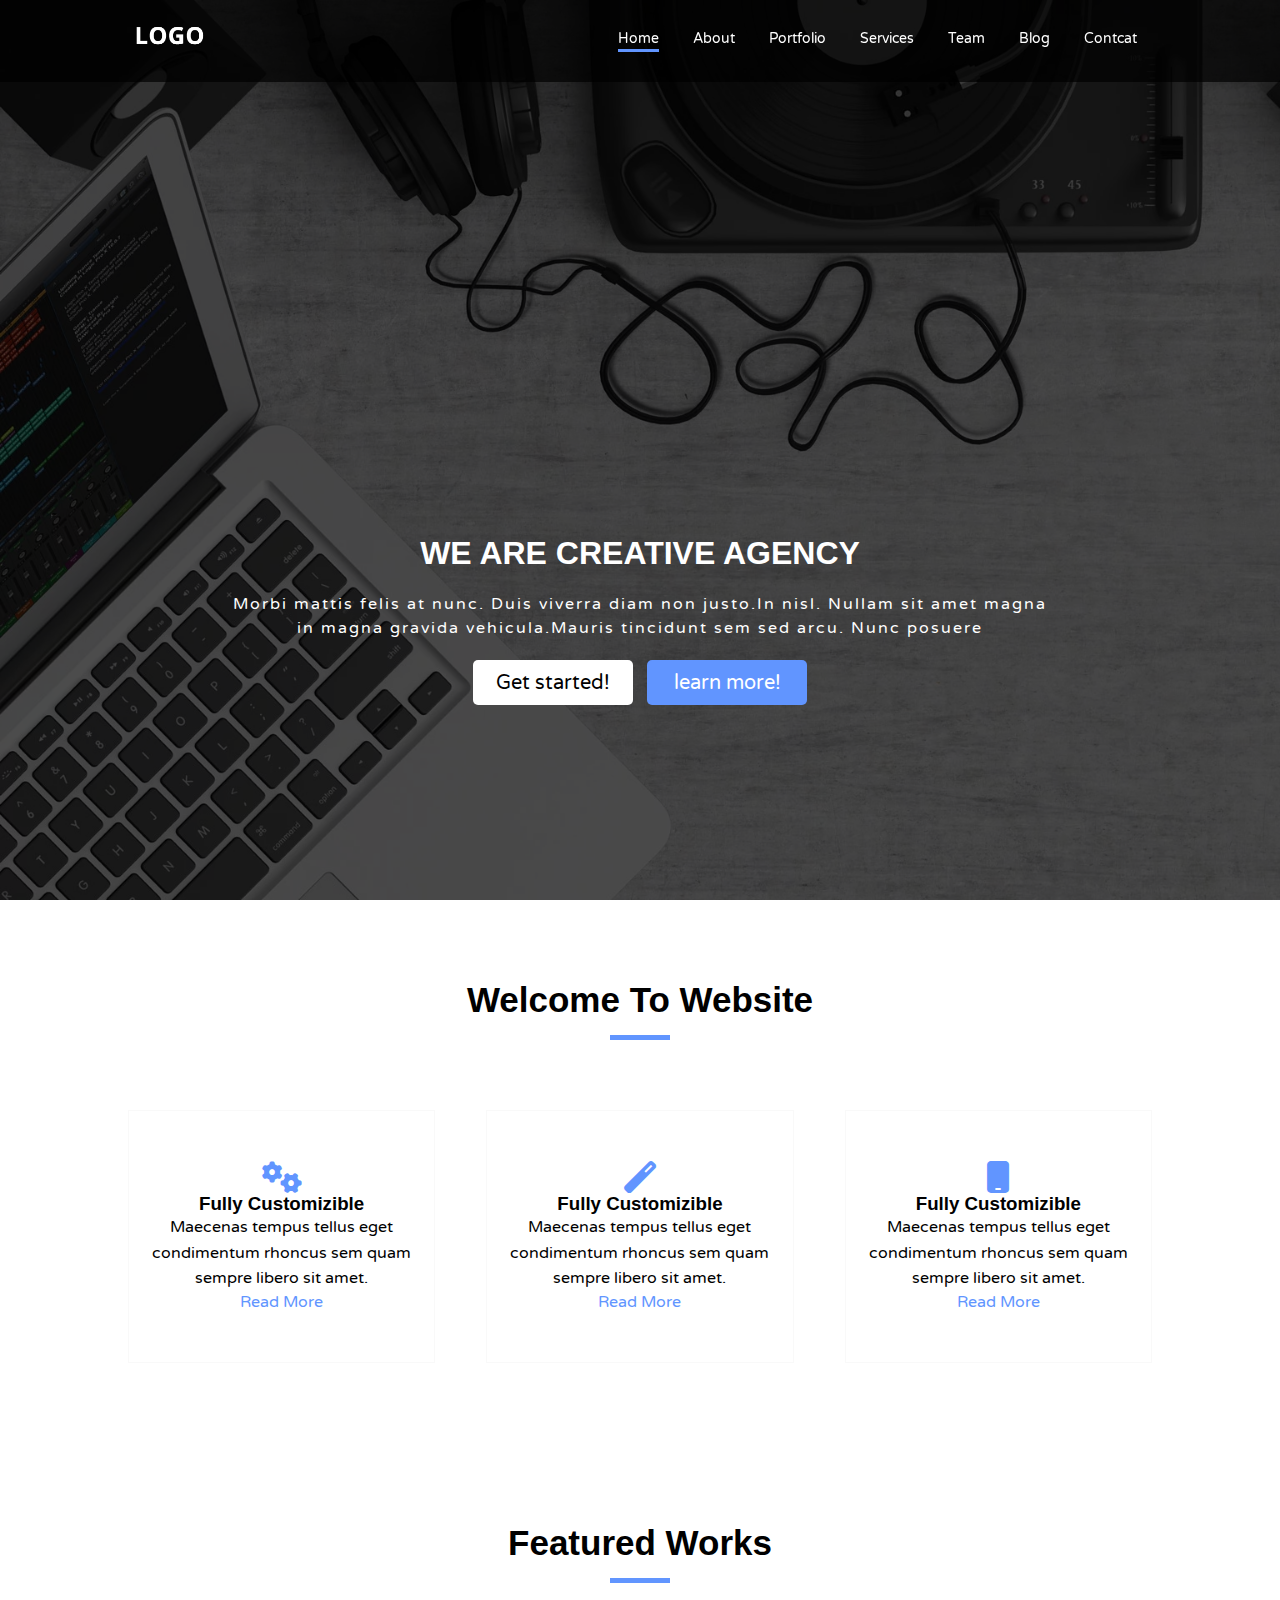
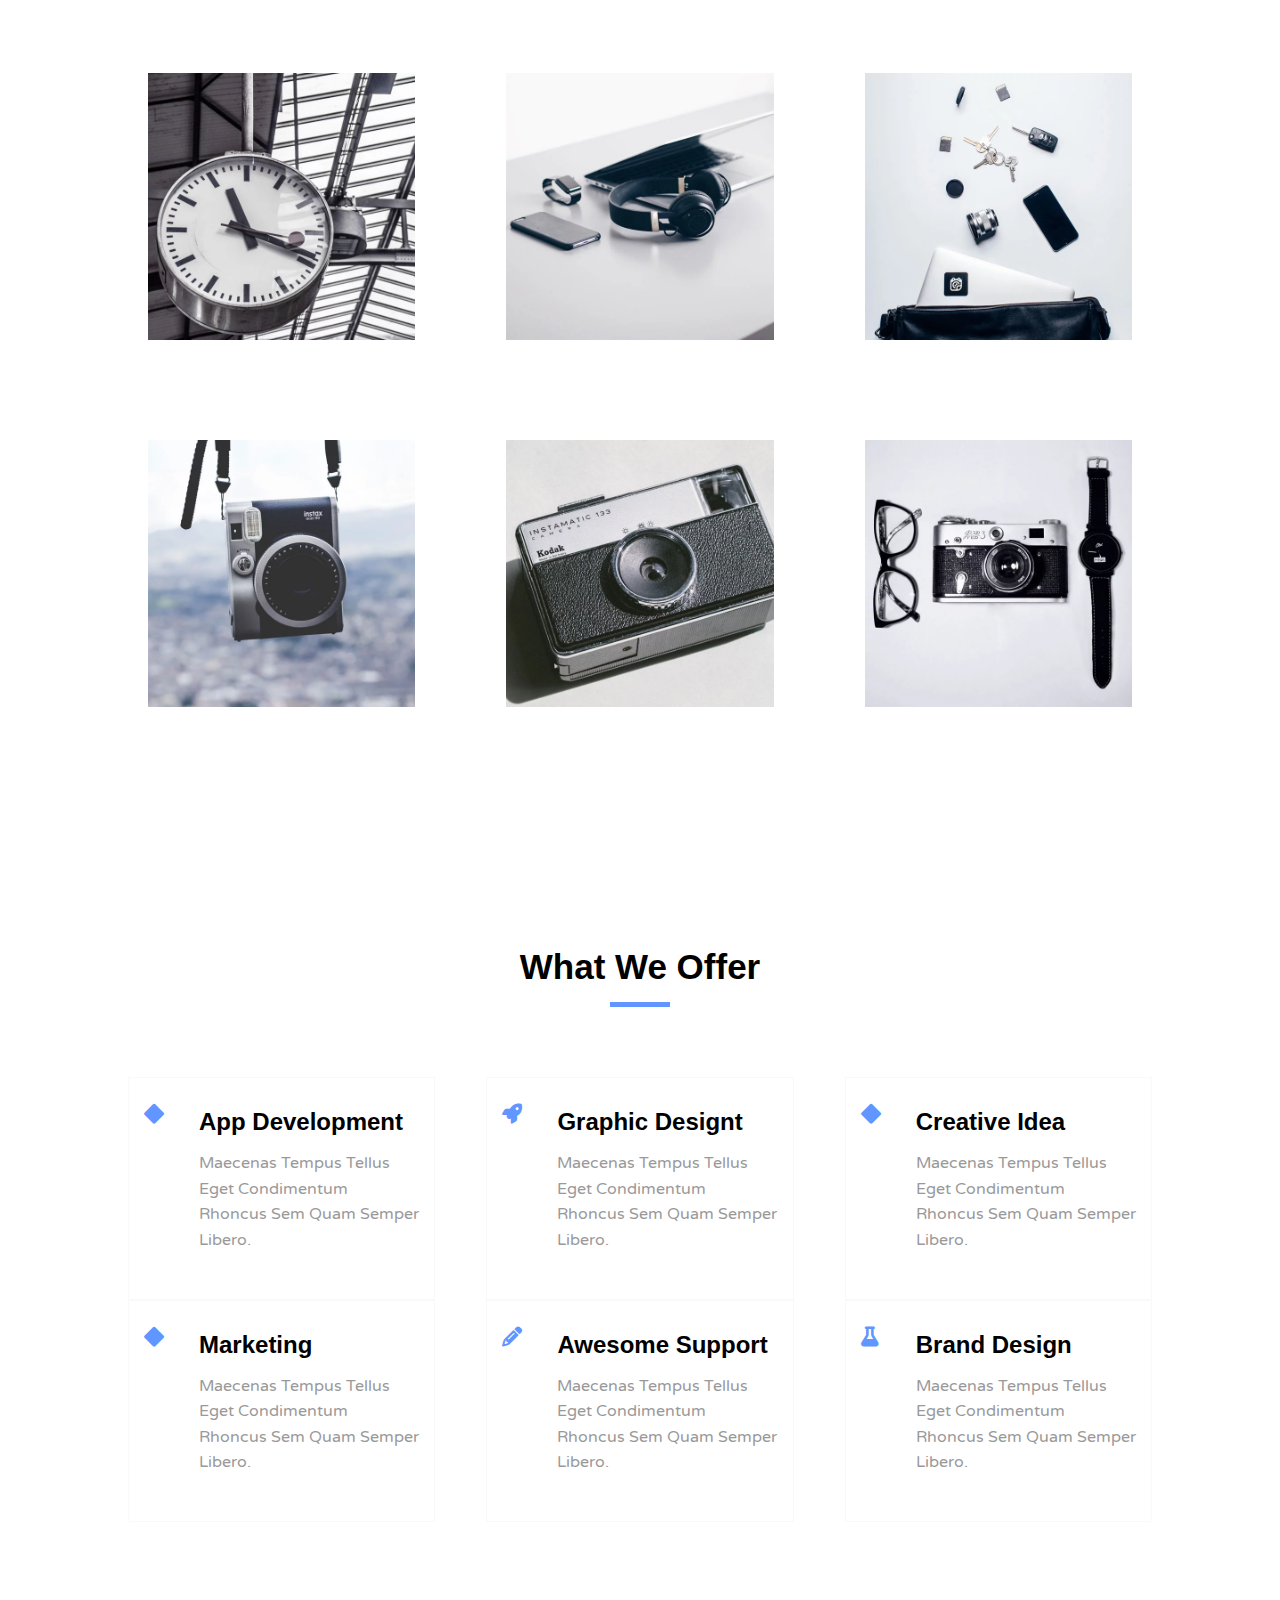
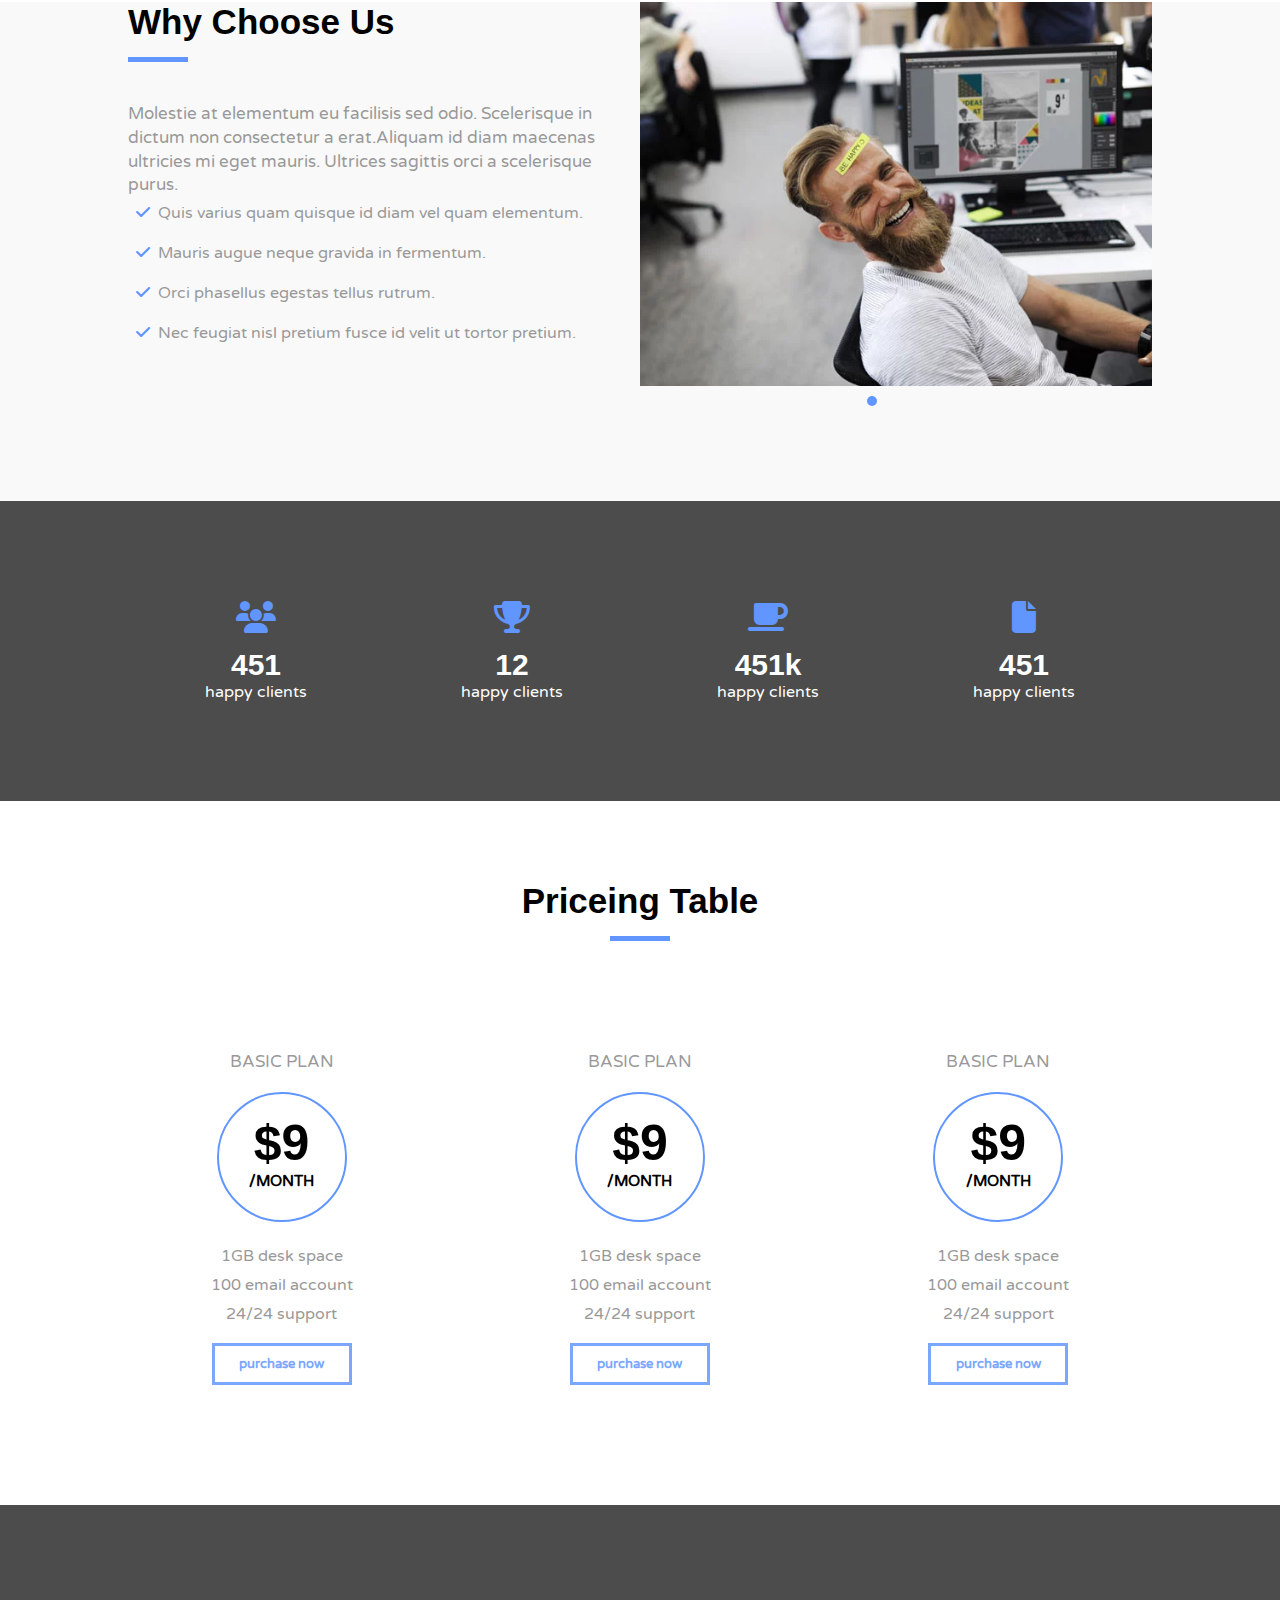
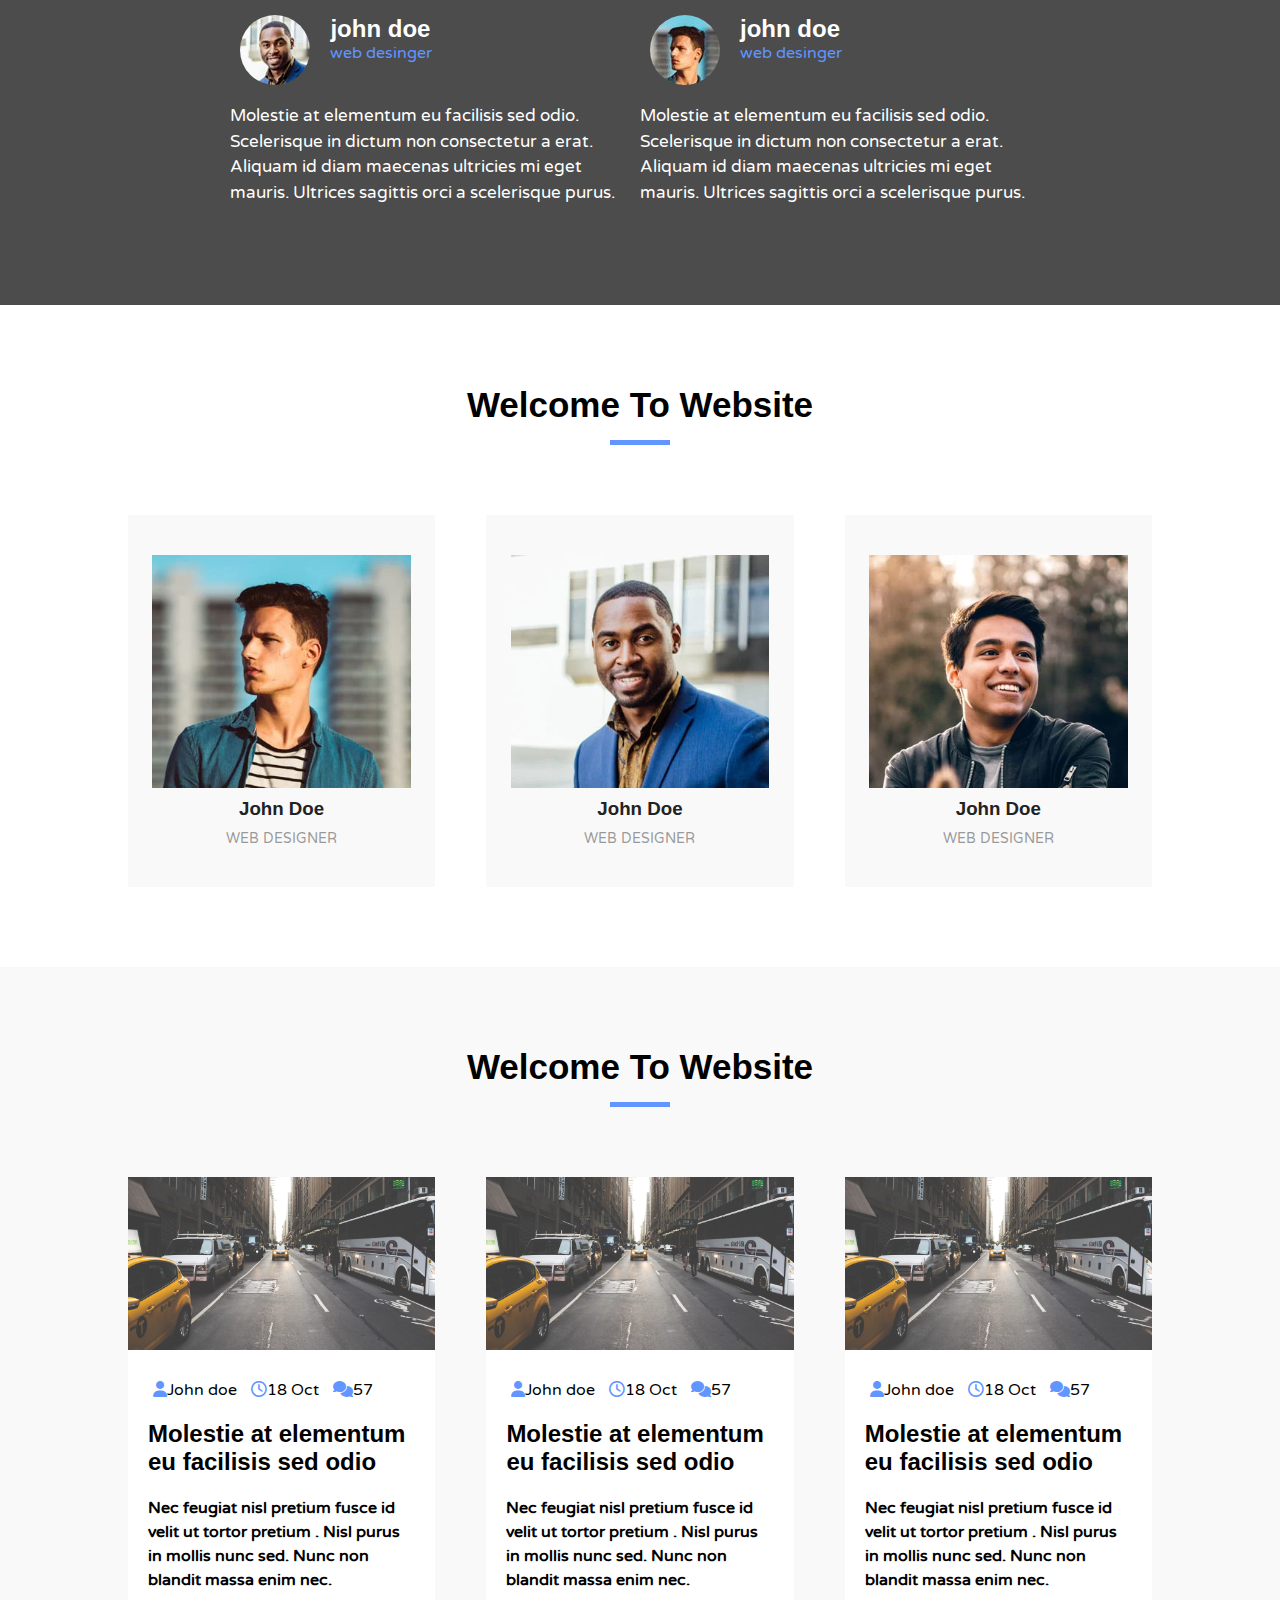
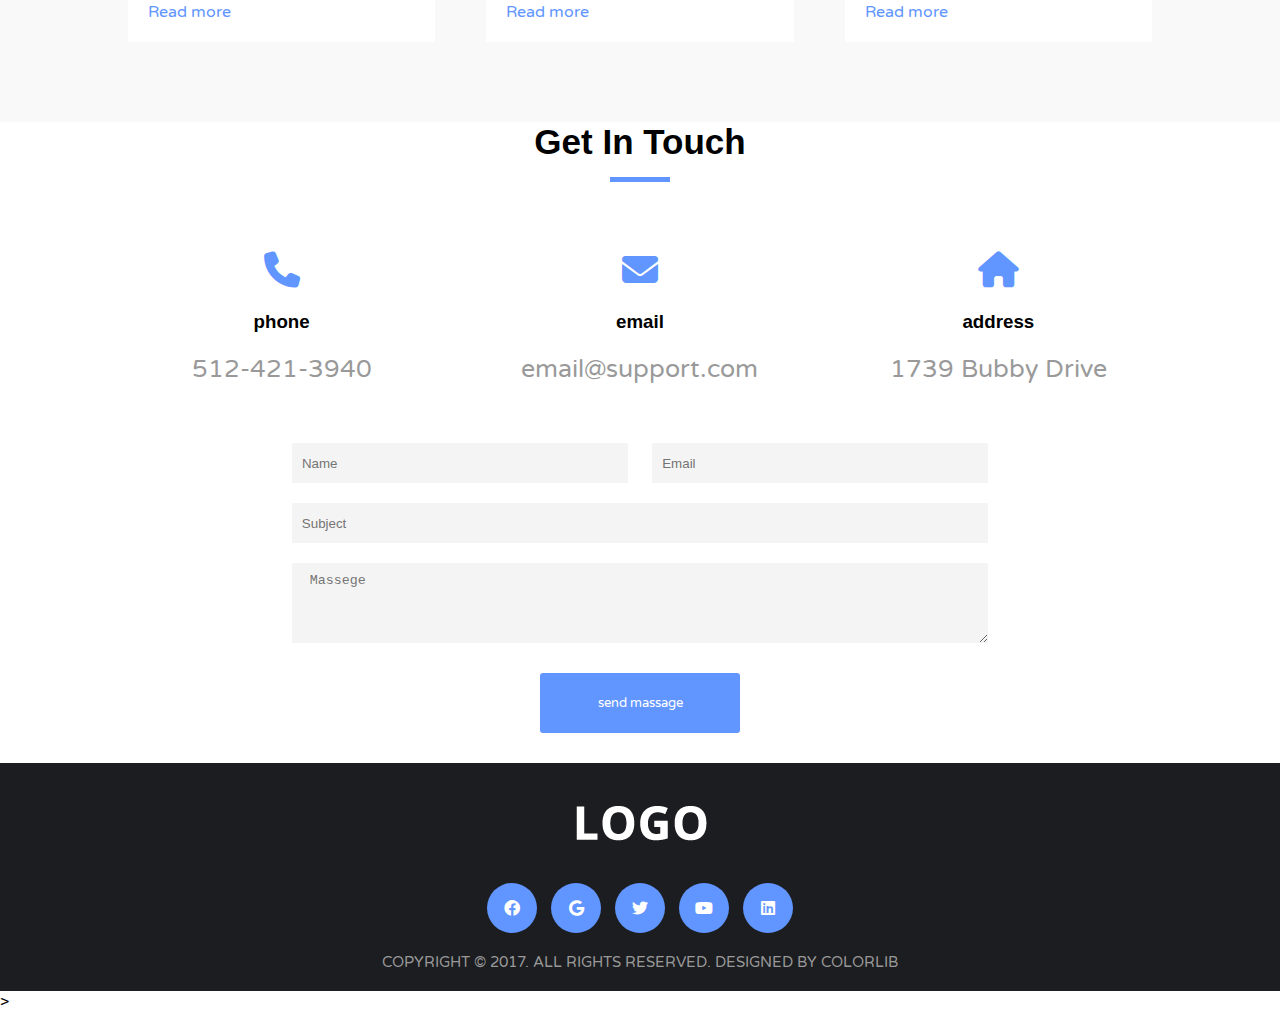
<file: index.html>
<html>
    <head>
        <title> project 1</title>
        <!-- css files icons -->
        <link rel="stylesheet" href="css/all.min.css"> 
        <link rel="stylesheet" href="css/style.css">
        <!-- arbic languge -->
        <meta charset="utf-8">
        <meta name="viewport" content="width=device-width, initial-scale=1" />
         
        <!-- description in searching -->
        <meta name="keywords" content="">
        <meta name="description" content=""> 
        <!-- font -->
        <link rel="preconnect" href="https://fonts.googleapis.com"><link rel="preconnect" href="https://fonts.gstatic.com" crossorigin>
        <link href="https://fonts.googleapis.com/css2?family=Varela+Round&display=swap" rel="stylesheet">
        <style> 
            @import url('https://fonts.googleapis.com/css2?family=Varela+Round&display=swap'); 
        </style> 
       
    </head>
    <body>
       
      <!-- header --> 
      <div class="header">
        <div  class="container" > 
           <div class="logo">
              <img src="img/logo-alt.webp" alt="logo img" draggable="false">

          </div>
          <ul class="nav">
              <li> <a href="index.html" class="active">Home </a></li>
              <li> <a href="#"> About</a></li>
              <li> <a href="#">Portfolio </a></li>
              <li> <a href="#">Services </a></li>
              <li> <a href="#">Team </a></li>
              <li class="dropdown">
                   <a href="#">Blog </a> 
                   <ul class="dropdown-menu">
                    <li> <a href="plog.html">Blog post </a></li>

                   </ul>
                               
              </li>

              <li> <a href="#">Contcat </a></li>
              
          </ul>
          <div class="clear"></div>
        </div> <!-- ./container -->
    </div> <!-- ./header -->
    
     <!-- home section -->
     <div class="home">
       <div class="overlay">
         <div class="home-content"> 
             <h1 class="title"> we are creative agency </h1>
             <p class="home-desc"> 
                Morbi mattis felis at nunc. Duis viverra diam non justo.In nisl.
                 Nullam sit amet magna in magna gravida vehicula.Mauris tincidunt 
                 sem sed arcu. Nunc posuere
             </p>
             <button class="btn btn-start hover-opacity" >Get started!</button>
             <button class="btn btn-learn hover-opacity">learn more!</button>

         </div><!-- ./home-content -->
      </div><!-- ./overlay -->
    </div><!-- ./home -->
    <!-- section headar 
    <div class="section-header">
        <h2 class="section-title"> welcome to website</h2>  
        <span class="line"></span> 
    </div>-->
    <!-- about section  -->
    <div class="about pd-y">
        <div class="section-header">
          <h2 class="section-title"> welcome to website</h2>  
          <span class="line"></span>
          <div class="clear" ></div>
        </div><!-- ./section-header-->
       <div class="container">
         <div class="about-content">
            <div class="about-item ltr-effect">
                <i class="icon .mg-b fa fa-cogs fa-2x"></i>
                <h3 class="about-item-title">fully customizible</h3>
                <p class="about-item-desc">
                    Maecenas tempus tellus eget condimentum rhoncus sem quam sempre libero sit amet.
                </p>
                <a class="about-item-link"href="#"> read more</a>

             </div><!-- ./about-item -->
             <div class="about-item mg ltr-effect">
                <i class="icon .mg-b fa fa-magic fa-2x" ></i>
                <h3 class="about-item-title">fully customizible</h3>
                <p class="about-item-desc">
                    Maecenas tempus tellus eget condimentum rhoncus sem quam sempre libero sit amet.
                </p>
                <a class="about-item-link"href="#"> read more</a>

             </div><!-- ./about-item -->
             <div class="about-item ltr-effect">
                <i class="icon .mg-b fa fa-mobile fa-2x" ></i>
                <h3 class="about-item-title .mg-b">fully customizible</h3>
                <p class="about-item-desc .mg-b">
                    Maecenas tempus tellus eget condimentum rhoncus sem quam sempre libero sit amet.
                </p>
                <a class="about-item-link"href="#"> read more</a>

             </div><!-- ./about-item -->
            </div><!-- ./about-content -->
          </div><!-- ./container -->
            
    </div><!-- ./about -->
    
    <!-- portfolio section-->
    <div class="portfolio pd-y" >
        <div class="section-header">
            <h2 class="section-title"> featured works</h2>  
            <span class="line"></span> 
        </div><!-- ./section-header -->
        <div class="container">
            <div class="portfolio-content">
                <div class="portfolio-item">
                    <img src="img/work1.webp" alt="img work">
                    <div class="layer-content">
                    <div class="layer-info">
                    <span class="category">category</span>
                    <h3 class="layer-content-item"> lorem, ipsum dolor.</h3>
                    <a href="#"><i class="fa fa-pencil-square"></i></a>
                    <a href="#"><i class="fa fa-search"></i></a>
                  </div>
                  </div><!-- layer-content -->
                </div><!-- ./portfolio-item -->
                <div class="portfolio-item mg">
                    <img src="img/work2.webp" alt="img work">
                    <div class="layer-content">
                        <div class="layer-info">
                        <span class="category">category</span>
                        <h3 class="layer-content-item"> lorem, ipsum dolor.</h3>
                        <a href="#"><i class="fa fa-pencil-square"></i></a>
                        <a href="#"><i class="fa fa-search"></i></a>
                      </div>
                      </div><!-- layer-content -->
                </div>
                <div class="portfolio-item">
                    <img src="img/work3.webp" alt="img work">
                    <div class="layer-content">
                        <div class="layer-info">
                        <span class="category">category</span>
                        <h3 class="layer-content-item"> lorem, ipsum dolor.</h3>
                        <a href="#"><i class="fa fa-pencil-square"></i></a>
                        <a href="#"><i class="fa fa-search"></i></a>
                      </div>
                      </div><!-- layer-content -->
                </div>
                <div class="portfolio-item">
                    <img src="img/work4.webp" alt="img work">
                    <div class="layer-content">
                        <div class="layer-info">
                        <span class="category">category</span>
                        <h3 class="layer-content-item"> lorem, ipsum dolor.</h3>
                        <a href="#"><i class="fa fa-pencil-square"></i></a>
                        <a href="#"><i class="fa fa-search"></i></a>
                      </div>
                      </div><!-- layer-content -->
                </div>
                <div class="portfolio-item mg">
                    <img src="img/work5.webp" alt="img work">
                    <div class="layer-content">
                        <div class="layer-info">
                        <span class="category">category</span>
                        <h3 class="layer-content-item"> lorem, ipsum dolor.</h3>
                        <a href="#"><i class="fa fa-pencil-square"></i></a>
                        <a href="#"><i class="fa fa-search"></i></a>
                      </div>
                      </div><!-- layer-content -->
                </div>

                <div class="portfolio-item">
                    <img src="img/work6.webp" alt="img work">
                    <div class="layer-content">
                        <div class="layer-info">
                        <span class="category">category</span>
                        <h3 class="layer-content-item"> lorem, ipsum dolor.</h3>
                        <a href="#"><i class="fa fa-pencil-square"></i></a>
                        <a href="#"><i class="fa fa-search"></i></a>
                      </div>
                      </div><!-- layer-content -->
                </div>
            </div>
        </div>

    </div>
     <!-- offer section -->
     <div class="offer pd-y">
       <div class="section-header">
            <h2 class="section-title">what we offer</h2>  
            <span class="line"></span> 
       </div><!-- ./section-header -->
        <div class="container">
         <div class="offer-content">
            <div class="offer-item ltr-effect">
                <i class="icon fa fa-diamond fa-lg"></i>
                <h2 class="offer-item-title">App Development</h2>
                <p class="offer-item-desc">Maecenas tempus tellus eget condimentum rhoncus sem quam semper libero.</p>
            </div><!-- ./offer-item -->
            <div class="offer-item mg ltr-effect">
                <i class="icon fa fa-rocket fa-lg"></i>
                <h2 class="offer-item-title">Graphic Designt</h2>
                <p class="offer-item-desc">Maecenas tempus tellus eget condimentum rhoncus sem quam semper libero.</p>
            </div><!-- ./offer-item -->
            <div class="offer-item ltr-effect">
                <i class="icon fa fa-diamond fa-lg"></i>
                <h2 class="offer-item-title">Creative Idea</h2>
                <p class="offer-item-desc">Maecenas tempus tellus eget condimentum rhoncus sem quam semper libero.</p>
            </div>
            <div class="offer-item ltr-effect">
                <i class="icon fa fa-diamond fa-lg"></i>
                <h2 class="offer-item-title">Marketing</h2>
                <p class="offer-item-desc">Maecenas tempus tellus eget condimentum rhoncus sem quam semper libero.</p>
            </div><!-- ./offer-item -->
            <div class="offer-item mg ltr-effect">
                <i class="icon fa fa-pencil fa-lg"></i>
                <h2 class="offer-item-title">Awesome Support</h2>
                <p class="offer-item-desc">Maecenas tempus tellus eget condimentum rhoncus sem quam semper libero.</p>
            </div><!-- ./offer-item -->
            <div class="offer-item ltr-effect">
                <i class="icon fa fa-flask fa-lg"></i>
                <h2 class="offer-item-title">Brand Design</h2>
                <p class="offer-item-desc">Maecenas tempus tellus eget condimentum rhoncus sem quam semper libero.</p>
            </div><!-- ./offer-item -->
          </div><!--offer-content  -->
        </div><!-- ./container -->
     </div><!-- ./offer -->

     <!-- services section -->
     <div class="service pd">
      <div class="container">
        <div class="service-content">
        <div class="service-item">
            <div class="section-header">
                <h2 class="section-title"> Why Choose Us</h2>  
                <span class="line"></span> 
            </div><!--./section-header  --> 
            <p class="service-item-desc">Molestie at elementum eu facilisis sed odio.
                 Scelerisque in dictum non consectetur a erat.Aliquam id diam maecenas ultricies mi eget 
                 mauris. Ultrices sagittis orci a scelerisque purus.</p> 
            <ul class="service-list">
                <li><i class="fa fa-check"></i>Quis varius quam quisque id diam vel quam elementum.</li>
                <li><i class="fa fa-check"></i>Mauris augue neque gravida in fermentum.</li>
                <li><i class="fa fa-check"></i>Orci phasellus egestas tellus rutrum.</li>
                <li><i class="fa fa-check"></i>Nec feugiat nisl pretium fusce id velit ut tortor pretium.</li>
            </ul><!-- ./service-list -->
        </div><!-- ./service-item -->
        <div class="service-item">
            <div class="service-item-img">
                <img src="img/about1.webp" alt="">
            </div>
            <ul class="service-bollets">
                <li class="active"></li>
                <li></li>
                <li></li>
            </ul>
            <div class="clear"></div>
        </div>
        </div>
      </div><!-- ./container -->
 </div><!-- ./services -->

 <!-- number section -->
 
   <div class="numbers">
    <div class="overlay">
        <div class="container">
            <div class="number-items ">
                <div class="number-item">
                    <i class="icon fa fa-users fa-2x"></i>
                    <h3 class="number-item-title">451</h3>
                    <span class="number-item-text">happy clients</span>
                </div>
                <div class="number-item">
                    <i class=" icon fa fa-trophy fa-2x" ></i>
                    <h3 class="number-item-title">12</h3>
                    <span class="number-item-text">happy clients</span>
                </div>
                <div class="number-item">
                    <i class=" icon fa fa-coffee fa-2x" ></i>
                    <h3 class="number-item-title">451k</h3>
                    <span class="number-item-text">happy clients</span>
                </div>
                <div class="number-item">
                    <i class=" icon fa fa-file fa-2x"></i>
                    <h3 class="number-item-title">451</h3>
                    <span class="number-item-text">happy clients</span>
                </div>
            </div><!-- number-items -->
        </div><!-- ./container -->
    </div><!-- ./overlay-->
  </div><!-- ./number -->

  <!-- priceing section -->
  <div class="pricing pd-y">
    <div class="section-header">
        <h2 class="section-title"> priceing table</h2>  
        <span class="line"></span> 
    </div><!-- ./section-header -->
    <div class="container">
        <div class="pricing-plans">
            <div class="pricing-item tb-effect">
                <span class="pricing-item-text"> basic plan</span>
                <div class="pricing-item-permonth">
                    <h3 class="doller">$9</h3>
                    <span class="month">/month</span>
                </div>
                <ul class="pricing-list">
                    <li>1GB desk space</li>
                    <li>100 email account</li>
                    <li>24/24 support</li>
                </ul>
                <button class="pricing-item-purchase">purchase now</button>

            </div><!--./pricing-plans  -->
            <div class="pricing-item mg tb-effect">
                <span class="pricing-item-text"> basic plan</span>
                <div class="pricing-item-permonth">
                    <h3 class="doller">$9</h3>
                    <span class="month">/month</span>
                </div>
                <ul class="pricing-list">
                    <li>1GB desk space</li>
                    <li>100 email account</li>
                    <li>24/24 support</li>
                </ul>
                <button class="pricing-item-purchase">purchase now</button>

            </div>

            <div class="pricing-item tb-effect">
                <span class="pricing-item-text"> basic plan</span>
                <div class="pricing-item-permonth">
                    <h3 class="doller">$9</h3>
                    <span class="month">/month</span>
                </div>
                <ul class="pricing-list">
                    <li>1GB desk space</li>
                    <li>100 email account</li>
                    <li>24/24 support</li>
                </ul>
                <button class="pricing-item-purchase">purchase now</button>

            </div>

            


        </div><!-- ./pricing-plans -->

    </div><!-- ./container -->

  </div><!--./priceing  -->

  <!-- testmonail section -->
  <div class="testimonail">
    <div class="overlay">
        <div class="container">
            <div class="testimonail-content">
                <div class="testimonail-item">
                    <div class="item-toplayer">
                        <img src="img/perso1.webp" alt="">
                        <h2> john doe</h2>
                        <span> web desinger</span>
                    </div><!-- ./item-toplayer -->
                    <p class="testimonail-desc">
                        Molestie at elementum eu facilisis sed odio. Scelerisque in dictum non consectetur a erat.
                        Aliquam id diam maecenas ultricies mi eget mauris. Ultrices sagittis orci a scelerisque purus.
                    </p>
                </div><!-- ./testmonail-item -->
                <div class="testimonail-item">
                    <div class="item-toplayer">
                        <img src="img/perso2.webp" alt="">
                        <h2> john doe</h2>
                        <span> web desinger</span>
                    </div><!-- ./item-toplayer -->
                    <p class="testimonail-desc">
                        Molestie at elementum eu facilisis sed odio. Scelerisque in dictum non consectetur a erat.
                        Aliquam id diam maecenas ultricies mi eget mauris. Ultrices sagittis orci a scelerisque purus.
                    </p>
                </div><!-- ./testmonail-item -->
            </div><!-- ./testmonail-content-->
        </div><!-- ./container -->
    </div><!--./overlay-->
  </div><!-- ./testmonail -->

<!-- team section -->
<div class="team pd-y">
    <div class="section-header">
        <h2 class="section-title"> welcome to website</h2>  
        <span class="line"></span> 
    </div>
    <div class="container">
        <div class="team-content">
            <div class="team-item tb-effect">
                <div class="team-img">
                    <img src="img/team1 (1).webp" alt="">
                    <div class="team-ovarlay">
                        <a href="#"><i class="fa-brands fa-facebook"></i></a>
                        <a href="#"><i class="fa-brands fa-google"></i></a>
                        <a href="#"><i class="fa-brands fa-twitter"></i></a>
                    </div>
                </div>
                <div class="team-info">
                    <h3 class="team-info-title">John Doe </h3>
                    <span class="team-info-test">WEB DESIGNER</span>
                </div>
            </div><!-- ./team-item -->
            <div class="team-item tb-effect mg">
                <div class="team-img">
                    <img src="img/team2.webp " alt="">
                    <div class="team-ovarlay">
                        <a href="#"><i class="fa-brands fa-facebook"></i></a>
                        <a href="#"><i class="fa-brands fa-google"></i></a>
                        <a href="#"><i class="fa-brands fa-twitter"></i></a>
                    </div>
                </div>
                <div class="team-info">
                    <h3 class="team-info-title">John Doe </h3>
                    <span class="team-info-test">WEB DESIGNER</span>
                </div>
            </div><!-- ./team-item -->
            <div class="team-item tb-effect">
                <div class="team-img">
                    <img src="img/team3 (1).webp" alt="">
                    <div class="team-ovarlay">
                        <a href="#"><i class="fa-brands fa-facebook"></i></a>
                        <a href="#"><i class="fa-brands fa-google"></i></a>
                        <a href="#"><i class="fa-brands fa-twitter"></i></a>
                    </div>
                </div>
                <div class="team-info">
                    <h3 class="team-info-title">John Doe </h3>
                    <span class="team-info-test">WEB DESIGNER</span>
                </div>
            </div><!-- ./team-item -->

        </div><!-- ./team-content -->

    </div><!-- ./container -->

</div><!-- ./team -->
 
<!-- Recents section -->
<div class="Recents  pd-y">
    <div class="section-header">
        <h2 class="section-title"> welcome to website</h2>  
        <span class="line"></span> 
    </div>
    <div class="container">
        <div class="Recents-content">
            <div class="Recents-item">
                <img src="img/background3.webp" alt=""> 
          <div class="Recents-info">
            <ul class="Recents-item-list">
                <li><i class="fa fa-user"></i>John doe</li>
                <li><i class="fa-regular fa-clock"></i>18 Oct</li>
                <li><i class="fa fa-comments"></i>57</li>
            </ul>
            <h2 class="Recents-item-title">Molestie at elementum eu facilisis sed odio</h2>
            <p class="Recents-item-desc"> Nec feugiat nisl pretium fusce id velit ut tortor pretium
            . Nisl purus in mollis nunc sed. Nunc non blandit massa enim nec.</p>
            <a href="#" class="Recents-link"> Read more</a>

          </div><!-- ./Recents-info -->
            </div><!-- ./Recents-item -->  
            <div class="Recents-item mg">
                <img src="img/background3.webp" alt=""> 
          <div class="Recents-info">
            <ul class="Recents-item-list">
                <li><i class="fa fa-user"></i>John doe</li>
                <li><i class="fa-regular fa-clock"></i>18 Oct</li>
                <li><i class="fa fa-comments"></i>57</li>
            </ul>
            <h2 class="Recents-item-title">Molestie at elementum eu facilisis sed odio</h2>
            <p class="Recents-item-desc"> Nec feugiat nisl pretium fusce id velit ut tortor pretium
            . Nisl purus in mollis nunc sed. Nunc non blandit massa enim nec.</p>
            <a href="#" class="Recents-link"> Read more</a>

          </div><!-- ./Recents-info -->
            </div><!-- ./Recents-item -->  
            <div class="Recents-item ">
                <img src="img/background3.webp" alt=""> 
          <div class="Recents-info">
            <ul class="Recents-item-list">
                <li><i class="fa fa-user"></i>John doe</li>
                <li><i class="fa-regular fa-clock"></i>18 Oct</li>
                <li><i class="fa fa-comments"></i>57</li>
            </ul>
            <h2 class="Recents-item-title">Molestie at elementum eu facilisis sed odio</h2>
            <p class="Recents-item-desc"> Nec feugiat nisl pretium fusce id velit ut tortor pretium
            . Nisl purus in mollis nunc sed. Nunc non blandit massa enim nec.</p>
            <a href="#" class="Recents-link"> Read more</a>

          </div><!-- ./Recents-info -->
            </div><!-- ./Recents-item -->  
        </div><!-- ./Recents-content -->
    </div><!-- ./container -->
</div><!-- ./Recents -->

<!-- contcat section -->
<div class="contcat">
    <div class="section-header">
        <h2 class="section-title"> Get In Touch</h2>  
        <span class="line"></span> 
    </div>
    <div class="container">
    
        <div class="content-item">
            <i class="fa fa-phone fa-2x"></i>
            <h3>phone</h2>
            <p >512-421-3940</p>
        </div>
        <div class="content-item mg">
            <i class="fa fa-envelope"></i>
            <h3>email</h2>
            <p>email@support.com</p>
        </div>
        <div class="content-item">
            <i class="fa fa-home fa-2x"></i>
            <h3>address</h2>
            <p >1739 Bubby Drive</p>
        </div>
       <div class="container">
        <form class="first-form">
            <input class="first-input" type="username" placeholder="Name">
            <input class="second-input" type="email" placeholder="Email">
            <input class="third-input" type="text" placeholder="Subject">
            <br>
            <textarea class="fourth-input" placeholder=" Massege"></textarea>
            <br>
            <button class="main-massege hover-opacity">send massage</button>
        </form>
        </div>
  </div>
</div>


<!-- footer section -->
<div class="footer ">
    <img src="img/logo-alt.webp" alt="">
    <ul class="footer-links">
       <li><a href="#" class="hover-opacity"><i class="fa-brands fa-facebook"></i></a></li>
       <li><a href="#" class="hover-opacity"><i class="fa-brands fa-google"></i></a></li>
       <li><a href="#" class="hover-opacity"><i class="fa-brands fa-twitter"></i></a></li>
       <li><a href="#" class="hover-opacity"><i class="fa-brands fa-youtube"></i></a></li>
       <li><a href="#" class="hover-opacity"><i class="fa-brands fa-linkedin"></i></a></li> 
    </ul>
    <p class="COPYRIGHT">COPYRIGHT © 2017. ALL RIGHTS RESERVED. DESIGNED BY COLORLIB</p>
</div><!-- ./footer-->
</body>
</html>>
</file>
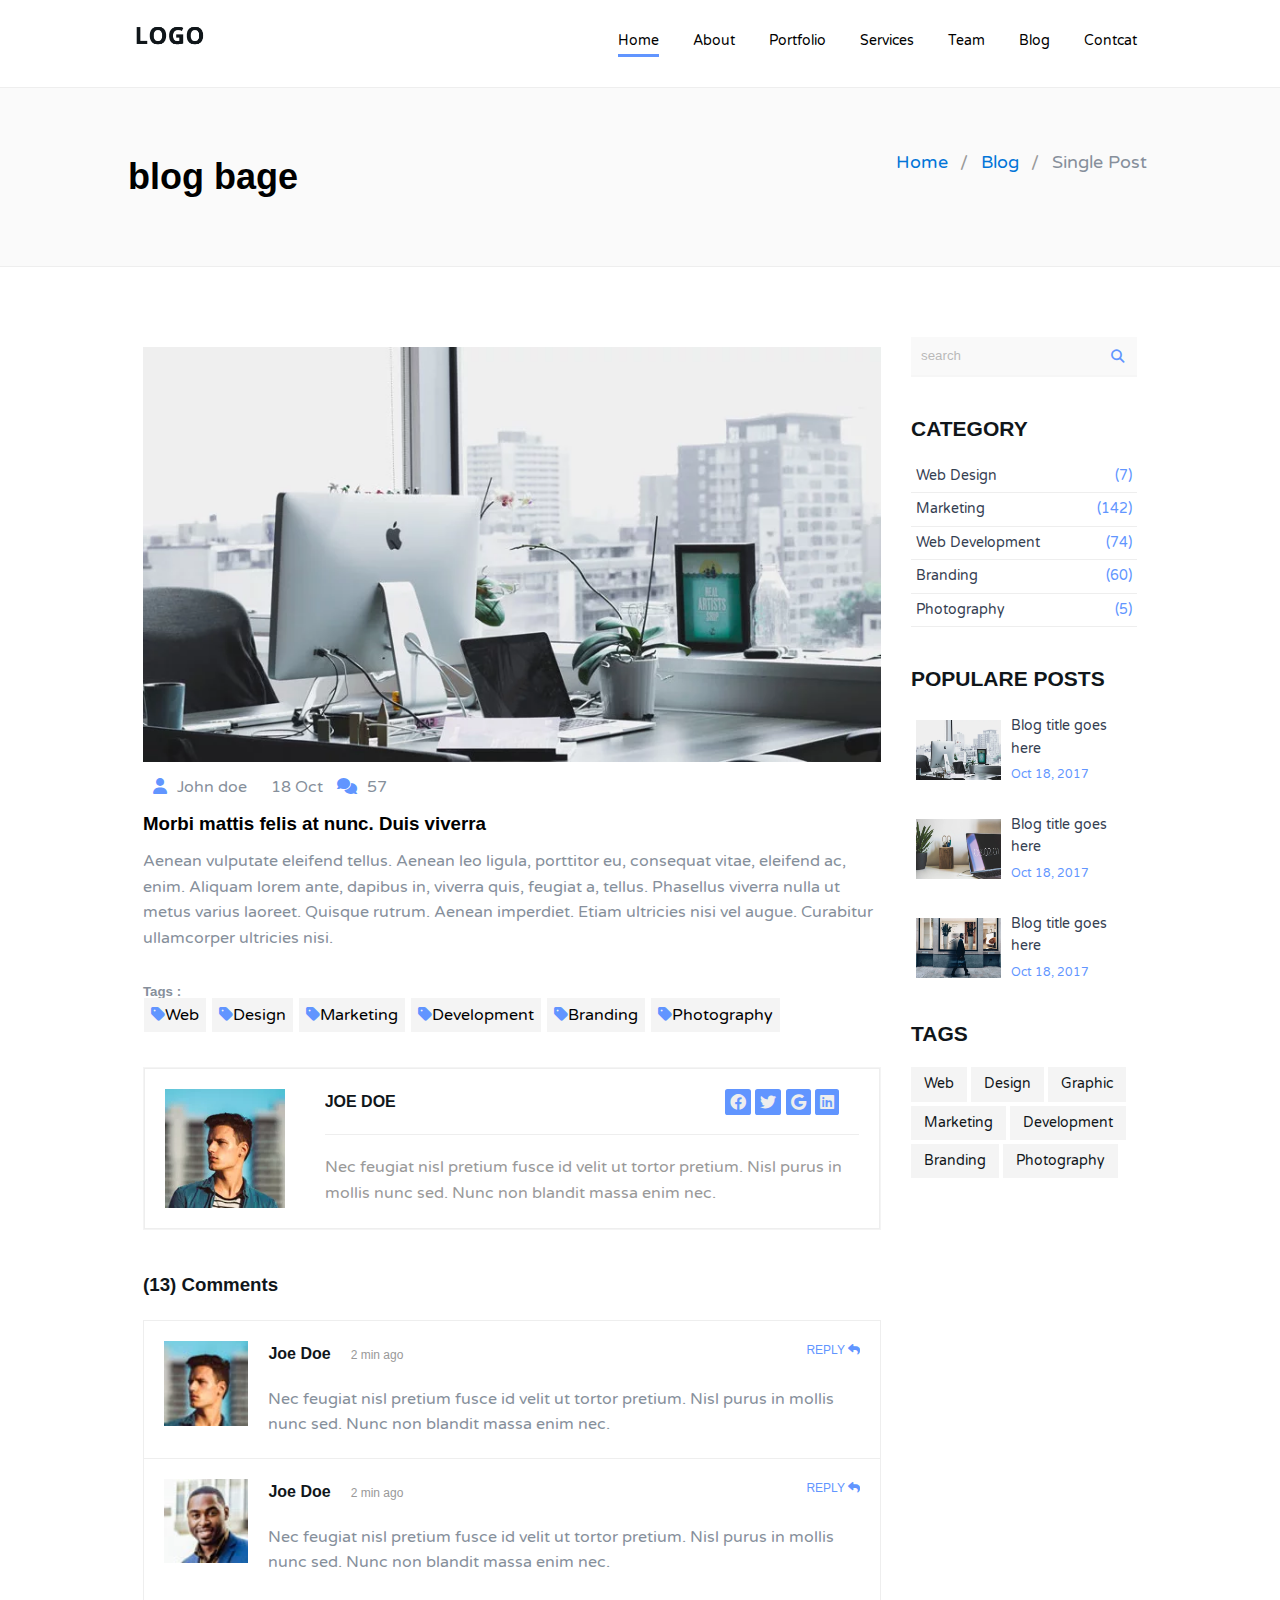
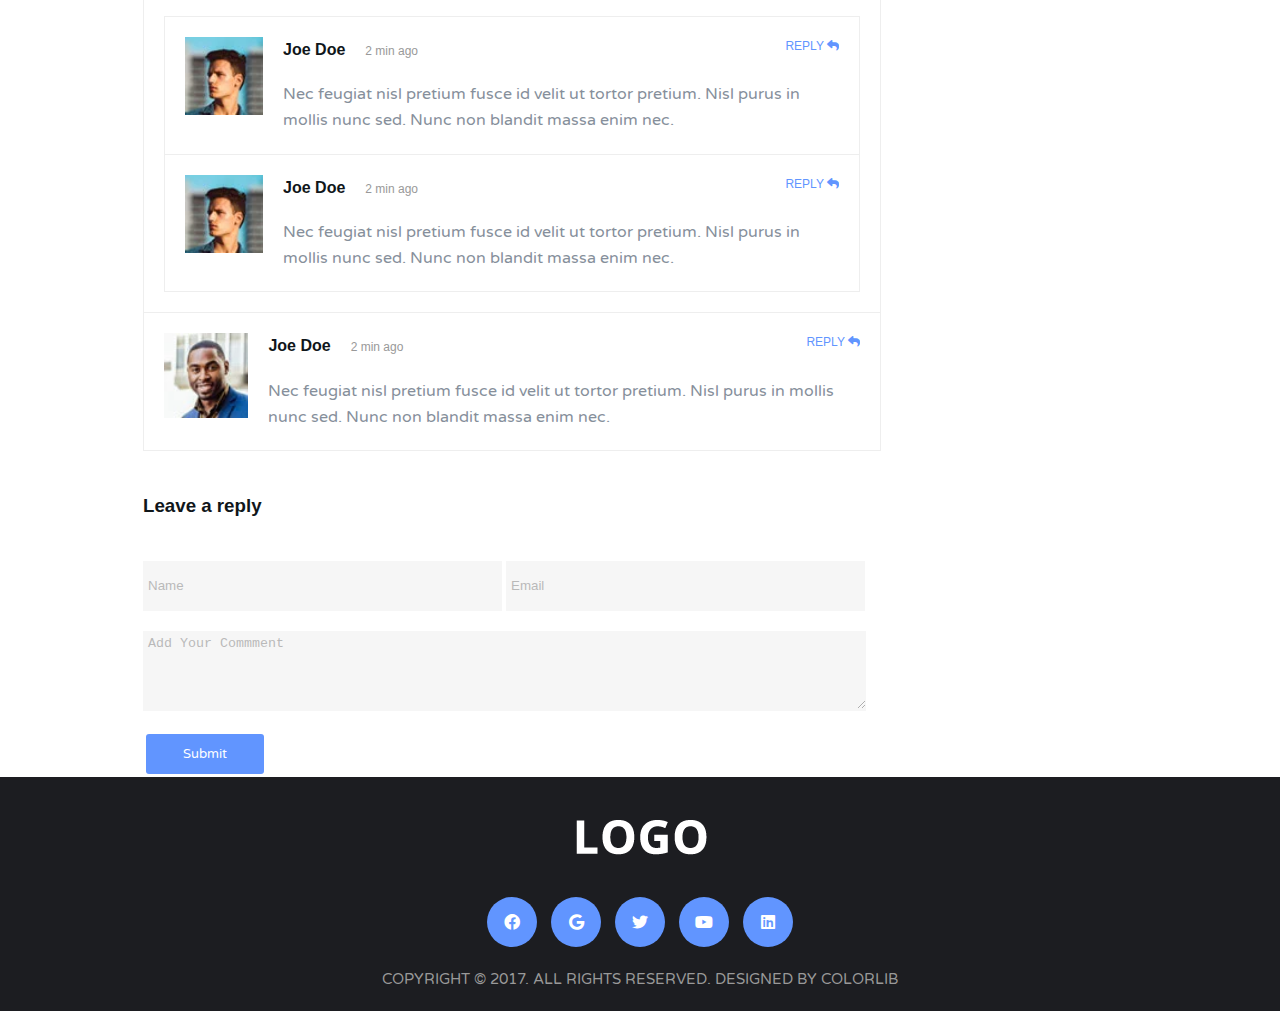
<file: plog.html>
<html>
    <head>
        <title> plog bage</title>
        <!-- css files icons -->
        <link rel="stylesheet" href="css/all.min.css"> 
        <link rel="stylesheet" href="css/plgo.css">
        <!-- arbic languge -->
        <meta charset="utf-8">
        <meta name="viewport" content="width=device-width, initial-scale=1" />
         
        <!-- description in searching -->
        <meta name="keywords" content="">
        <meta name="description" content=""> 
        <!-- font -->
        <link rel="preconnect" href="https://fonts.googleapis.com"><link rel="preconnect" href="https://fonts.gstatic.com" crossorigin>
        <link href="https://fonts.googleapis.com/css2?family=Varela+Round&display=swap" rel="stylesheet">
        <style> 
            @import url('https://fonts.googleapis.com/css2?family=Varela+Round&display=swap'); 
        </style> 
       
    </head>
    <body>
       
        <div class="header">
            <div  class="container" > 
               <div class="logo">
                  <img src="img/logo.webp" alt="logo img" draggable="false">
    
              </div>
              <ul class="nav">
                  <li> <a href="index.html" class="active">Home </a></li>
                  <li> <a href="#"> About</a></li>
                  <li> <a href="#">Portfolio </a></li>
                  <li> <a href="#">Services </a></li>
                  <li> <a href="#">Team </a></li>
                  <li class="dropdown">
                       <a href="#">Blog </a> 
                       <ul class="dropdown-menu">
                        <li> <a href="#">Blog post </a></li>
                       </ul>               
                  </li>
                  <li> <a href="#">Contcat </a></li>
              </ul>
              <div class="clear"></div>
            </div> <!-- ./container -->
        </div> <!-- ./header -->

<!-- blogo -->
       <div class="body">
        <div class="blogbage sm-padding bg-grey">
            <div class="container">
                <div class="blog-item">
                <h2> blog bage </h2>
             </div>
            <ul class="breadcrumb">
                <li class="breadcrumb-item"><a href="index.html">Home</a></li>
                <li  class="breadcrumb-item"><a href="index.html#blog">Blog</a></li>
                <li class="breadcrumb-item active">Single Post</li>
            </ul>
            <div class="clear"></div>
        </div><!-- ./contenar -->
        </div><!-- ./blogbage-->
</div>
        


        <!-- body -->
<div class="body">
    <div id="blog" class="section md-padding">

        <div class="container">
        
        <div class="row">
        
        <main id="main" class="col-md-9">
        <div class="blog">
        <div class="blog-img">
        <img class="img-" src="img/blog1.webp" alt="">
        </div>
        <div class="blog-content">
        <ul class="blog-meta">
        <li><i class="fa fa-user"></i>John doe</li>
        <li><i class="fa fa-clock-o"></i>18 Oct</li>
        <li><i class="fa fa-comments"></i>57</li>
        </ul>
        <h3>Morbi mattis felis at nunc. Duis viverra</h3>
        <p>Aenean vulputate eleifend tellus. Aenean leo ligula, porttitor eu, consequat vitae, eleifend ac, enim. Aliquam lorem ante, dapibus in, viverra quis, feugiat a, tellus. Phasellus viverra nulla ut metus varius laoreet. Quisque rutrum. Aenean imperdiet. Etiam ultricies nisi vel augue. Curabitur ullamcorper ultricies nisi.</p>
        </div>
        
        <div class="blog-tags">
        <h5>Tags :</h5>
        <a href="#"><i class="fa fa-tag"></i>Web</a>
        <a href="#"><i class="fa fa-tag"></i>Design</a>
        <a href="#"><i class="fa fa-tag"></i>Marketing</a>
        <a href="#"><i class="fa fa-tag"></i>Development</a>
        <a href="#"><i class="fa fa-tag"></i>Branding</a>
        <a href="#"><i class="fa fa-tag"></i>Photography</a>
        </div>
        
        <div class="blog-author">
            <div class="media">
            <div class="media-left">
            <img class="media-object" src="img/per.webp" alt="">
            </div>
            <div class="media-body">
            <div class="media-heading">
            <span  class="jon">Joe Doe</span>
            <div  class="author-social">
            <a href="#"><i class="fa-brands fa-facebook "></i></a>
            <a href="#"><i class="fa-brands fa-twitter"></i></a>
            <a href="#"><i class="fa-brands fa-google"></i></a>
            <a href="#"><i class="fa-brands fa-linkedin"></i></a>
            </div>
            </div>
            <p style="color: #999;">Nec feugiat nisl pretium fusce id velit ut tortor pretium. 
                Nisl purus in mollis nunc sed. Nunc non blandit massa enim nec.</p>
            <div class="clear"> </div> 
            </div>
            </div>
        </div>
        
        
        <div class="blog-comments">
        <h3 class="title">(13) Comments</h3>
        
        <div class="media">
        <div class="media-left">
        <img class="media-object" src="./img/perso2.webp" alt="">
        </div>
        <div class="media-body">
        <h4 class="media-heading">Joe Doe<span class="time">2 min ago</span><a href="#" class="reply">Reply <i class="fa fa-reply"></i></a></h4>
        <p>Nec feugiat nisl pretium fusce id velit ut tortor pretium. Nisl purus in mollis nunc sed. Nunc non blandit massa enim nec.</p>
        </div>
        </div>
        
        
        <div class="media">
        <div class="media-left">
        <img class="media-object" src="./img/perso1.webp" alt="">
        </div>
        <div class="media-body">
        <h4 class="media-heading">Joe Doe<span class="time">2 min ago</span><a href="#" class="reply">Reply <i class="fa fa-reply"></i></a></h4>
        <p>Nec feugiat nisl pretium fusce id velit ut tortor pretium. Nisl purus in mollis nunc sed. Nunc non blandit massa enim nec.</p>
        </div>
        
        <div class="media author">
        <div class="media-left">
        <img class="media-object" src="./img/perso2.webp" alt="">
        </div>
        <div class="media-body">
        <h4 class="media-heading">Joe Doe<span class="time">2 min ago</span><a href="#" class="reply">Reply <i class="fa fa-reply"></i></a></h4>
        <p>Nec feugiat nisl pretium fusce id velit ut tortor pretium. Nisl purus in mollis nunc sed. Nunc non blandit massa enim nec.</p>
        </div>
        </div>
        
        
        <div class="media">
        <div class="media-left">
        <img class="media-object" src="./img/perso2.webp" alt="">
        </div>
        <div class="media-body">
        <h4 class="media-heading">Joe Doe<span class="time">2 min ago</span><a href="#" class="reply">Reply <i class="fa fa-reply"></i></a></h4>
        <p>Nec feugiat nisl pretium fusce id velit ut tortor pretium. Nisl purus in mollis nunc sed. Nunc non blandit massa enim nec.</p>
        </div>
        </div>
        
        </div>
        
        
        <div class="media">
        <div class="media-left">
        <img class="media-object" src="./img/perso1.webp" alt="">
        </div>
        <div class="media-body">
        <h4 class="media-heading">Joe Doe<span class="time">2 min ago</span><a href="#" class="reply">Reply <i class="fa fa-reply"></i></a></h4>
        <p>Nec feugiat nisl pretium fusce id velit ut tortor pretium. Nisl purus in mollis nunc sed. Nunc non blandit massa enim nec.</p>
        </div>
        </div>
        
        </div>
        
        
        <div class="reply-form">
        <h3 class="title">Leave a reply</h3>
        <form>
        <input class="input" type="text" placeholder="Name">
        <input class="input" type="email" placeholder="Email">
        <textarea placeholder="Add Your Commment"></textarea>
        <button type="submit" class="main-btn">Submit</button>
        </form>
        </div>
        
        </div>
        </main>
        
        
        <aside id="aside" class="col-md-3">
        
        <div class="widget">
        <div class="widget-search">
        <input class="search-input" type="text" placeholder="search">
        <button class="search-btn" type="button"><i class="fa fa-search"></i></button>
        </div>
        </div>
        
        
        <div class="widget">
        <h3 class="title">Category</h3>
        <div class="widget-category">
        <a href="#">Web Design<span>(7)</span></a>
        <a href="#">Marketing<span>(142)</span></a>
        <a href="#">Web Development<span>(74)</span></a>
        <a href="#">Branding<span>(60)</span></a>
        <a href="#">Photography<span>(5)</span></a>
        </div>
        </div>
        
        
        <div class="widget">
        <h3 class="title">Populare Posts</h3>
        
        <div class="widget-post">
        <a href="#">
        <img src="img/blog1.webp" alt=""> Blog title goes here
        </a>
        <ul class="blog-meta">
        <li>Oct 18, 2017</li>
        </ul>
        </div>
        
        
        <div class="widget-post">
        <a href="#">
        <img src="img/blog2.webp" alt=""> Blog title goes here
        </a>
        <ul class="blog-meta">
        <li>Oct 18, 2017</li>
        </ul>
        </div>
        
        
        <div class="widget-post">
        <a href="#">
        <img src="img/blog3.webp" alt=""> Blog title goes here
        </a>
        <ul class="blog-meta">
        <li>Oct 18, 2017</li>
        </ul>
        </div>
        
        </div>
        
        
        <div class="widget">
        <h3 class="title">Tags</h3>
        <div class="widget-tags">
        <a href="#">Web</a>
        <a href="#">Design</a>
        <a href="#">Graphic</a>
        <a href="#">Marketing</a>
        <a href="#">Development</a>
        <a href="#">Branding</a>
        <a href="#">Photography</a>
        </div>
        </div>
        </aside>
        
        </div>
        
        </div>
    
        </div>
           </div><!-- body -->
           
         
           

    
    <!-- footer section -->
<div class="footer ">
    <img src="img/logo-alt.webp" alt="">
    <ul class="footer-links">
       <li><a href="#" class="hover-opacity"><i class="fa-brands fa-facebook"></i></a></li>
       <li><a href="#" class="hover-opacity"><i class="fa-brands fa-google"></i></a></li>
       <li><a href="#" class="hover-opacity"><i class="fa-brands fa-twitter"></i></a></li>
       <li><a href="#" class="hover-opacity"><i class="fa-brands fa-youtube"></i></a></li>
       <li><a href="#" class="hover-opacity"><i class="fa-brands fa-linkedin"></i></a></li> 
    </ul>
    <p class="COPYRIGHT">COPYRIGHT © 2017. ALL RIGHTS RESERVED. DESIGNED BY COLORLIB</p>
</div><!-- ./footer-->
    </body>
    </html>
</file>
<file: css/style.css>
/*common */ 
/*
- container
-overlay
- opacity hover
- section hedar
- section padding
- hover effect 1(left to right)
- hover effect 2 (top to down)

*/ 
.overlay{
    position: absolute;
    width: 100%;/*100% من الperant  تاعو */
    height: 100%;
    top:0;
    left:0;
    background-color:rgba(0, 0, 0, 0.7);}/*لتحكم بالشفافية */
.hover-opacity{
    transition: opacity 0.5s;/*لجعل الظل يبقى نصف ثانية*/
    }
.hover-opacity:hover{
    opacity:0.8; /*بستخدمها لكل البوتم الي عندي */
    }
 .ltr-effect,.tb-effect{
        position: relative;
    }
 .ltr-effect:after,.tb-effect:after{
 position: absolute;
 content: "";
 top: 0;
 left: 0;
 z-index: -1;
 background: #333;

    }
.ltr-effect:after,.tb-effect:after{
 
    width: 0%;
    height: 100%;
}
.ltr-effect:hover:after{
    width: 100%;
    transition:width 0.5s;
}
.tb-effect:after{
width: 100%;
height: 0%;

}
.tb-effect:hover:after{
height: 100%;
transition:height 0.5s;
}

/* grneral css style*/

*{
    margin:0 ;
    padding:0;
    box-sizing:border-box;/*css3*/
}
:root{
    --maincolor:#6195FF;
    --graycolor:#999;
    --bg-gray:#f9f9f9;
    --whitecolor:#fff;
}
.mg-b-20{
    margin-bottom: 20px;
}
.container{
    width: 80%;
    margin:auto;
   
}
body{
    font-family: 'Varela Round', sans-serif;
}
.clear{
    clear: both;;/*to solve float problem*/
}
h1, h2 ,h3 ,h4 ,h5 ,h6{
    font-family: motserrat,sans-serif;

}
button{
    font-family: 'varela round',sans-serif;
}
a{
    text-decoration: none;
}
.pd-y{
padding: 80px 0;
}
.pd{
    padding-bottom: 80px;
}
.mg-b{
margin-bottom: 10px;
}
.section-header{
text-align: center;
}
.section-header .section-title{
    font-size: 35px;
    text-transform: capitalize;
    margin-bottom: 15px;
}
.line{
    display: block;
    width: 60px;
    height: 5px;
    background-color:var(--maincolor);
    margin: 0 auto 70px auto;


}
ul{
    list-style: none;
}
/*header*/

.header{
    position: fixed;
    width: 100%;
    z-index: 10;/*لجعل الهيدر يطلع فوق  الصورة*/
    background-color: rgba(0, 0, 0, 0.7);
}

.header .logo{
    width: 40%;
    float: left;
}
.header .logo img{
    width: 20%;
    margin-top: 15px;
}
.header .nav{
    width: 60%;
    float: left;
    list-style: none;
    text-align: right;
}

.header .nav li{
    display: inline-block;
    font-size: 14px;
    text-align: right;

   
    
}
.header .nav> li> a{
    color: white;
    display: block; 
    padding: 30px 15px;/*   مشان اقدر اضغط مش بس ع الكلمة A بوسع مساحة ال */
}
.header .nav >li >a.active:after,
.header .nav> li >a:after
{
    content: "";
    display: block;
    height: 3px;
    margin-top: 2px;
    background-color:var(--maincolor);
    transition: 0.5s;
}
.header .nav >li a.active:after{  
    width: 100%;
}
.header .nav >li >a:after{
    width: 0%;  
}
.header .nav >li> a:hover:after{
    width: 100%;
}
.dropdown{
    position: relative;
}
.dropdown-menu{
    position: absolute;
    background-color:var(--maincolor);
    width: 150px;
    text-align: center;
    left: -50%;
    top:70%;
    opacity: 0;
    visibility: hidden;
    transition: opcity 0.5s , visibility 0.5s;
}
.dropdown-menu a{
    
    color: white;
    display: block;
    padding: 10px;
}
.dropdown:hover .dropdown-menu{
    opacity:1;
    visibility:visible; 
}
/*home section*/
.home{
    height:100vh;
    background-image:url(../img/background1.webp);
    background-size:cover;/*خلي الصورة ع نفس المقاس */
    position:relative;/*الاب بياخد بوزشن ريلتف والابن ابزليوت*/
}
.home-content{
    position: absolute;
    width: 65%;
    top: 50%;
    left: 50%;
    transform:translate(-50%,50%);/*يسمى ال hero img  لتوسيط الكلام جو layer */
    text-align: center;
}
.home .title{
    color: white;
    font-size:3.5 rem;
    text-transform:uppercase;
}
.home .home-desc{
    margin: 20px 0;
    color: white;
    letter-spacing: 2px;/*لابعاد الاحروف عن بعض*/
    line-height:1.5;/*لابعاد السطور عن بعض*/

}
.home .btn{
    min-width:160px ;
    height: 45px;
    padding: 15x 0;
    border-radius:5px;
    border: 0;
    cursor: pointer;/*لتغير شكل المؤشر ع شكل يد*/
    font-size:20px ;

}
.home .btn-start{
    margin-right:10px ;
    background-color:white;
}
.home .btn-learn{
   
    background-color:var(--maincolor);
    color: white;


}
/*about section*/

.about-content{
    overflow: hidden;
}
.about-item{
  width: 30%;
  float: left;
  text-align: center;
  border: 1px solid var(--bg-gray);
  padding: 50px 20px;
}
.about-item:hover .about-item-title{
    color: var(--whitecolor);
}
.about-item.mg{
    margin: 0 5%;
}
.about-item .icon{
    color:var(--maincolor);;
}
.about-item-title{
 text-transform: capitalize;
 transition: 0.5s;

}
.about-item-desc{
    line-height: 1.6;
}
.about-item-link{
    color:var(--maincolor);;
    text-transform: capitalize;
}

/*portfolio section*/
.portfolio{
background:var(--whitecolor);
}
.portfolio-content{
    overflow: hidden;
}
.portfolio-item{
    width: 30%;
    float: left;
    margin-bottom: 60px;
    position: relative;
    padding: 20px;
}
.portfolio-item .layer-content{
    position: absolute;
    top: 0%;
    left: 0%;
    width: 100%;
    height: 100%;
    background: rgba(0, 0, 0, 0.5);
    visibility: hidden;
    opacity: 0;
    transition: opacity 0.5s;
}
.portfolio-item:hover .layer-content{
    opacity: 1;
    visibility: visible;
}
.layer-content .layer-info{
    position: absolute;
    left: 50%;
    top: 50%;
    width: 80%;
    text-align:center;
    transform: translate(-50%,-50%);
}
.layer-content .category{
color:var(--maincolor);;
text-transform: uppercase;
display: block;
margin-bottom: 5px;
position: relative;
top: 10px;
opacity: 0;
visibility: hidden;
transition: top 0.5s, opacity 0.5s;
transition-delay: 0.2s;
}

.layer-content-item{
font-size: 20px;
color: var(--whitecolor);
margin-bottom: 10px;
position: relative;
top: 10px;
opacity: 0;
visibility: hidden;
transition: top 0.5s, opacity 0.5s;
transition-delay: 0.3s;
}
.layer-content a  {
    color: var(--whitecolor);
    position: relative;
    top:10px;
    opacity: 0;
    transition: top 0.5s, opacity 0.5s;
    transition-delay: 0.4s;

}
.layer-content a i{
    display: inline-block;
    width: 40px;
    height: 40px;
    line-height: 40px;/*لجعل الصورة تصبح بالوسط ناخذها نفس قيمة hight*/
    background-color:var(--maincolor);;
    
}
.portfolio-item:hover .layer-content-item,
.portfolio-item:hover .layer-content .category,
.portfolio-item:hover .layer-content a {
    top:0px;
    opacity: 1;
    visibility: visible;
}
.portfolio-item.mg{
    margin: 0 5%;
}

    .portfolio-item img{
    width: 100%;
}

/* Offer section*/


.offer-content{
   overflow: hidden;
}
.offer-item{
    width: 30%;
    float: left;
    
    border: 1px solid var(--bg-gray);
    padding: 30px 15px 30px 70px;
    position: relative;
}
.offer-item.mg{
    margin: 0 5%;

}
.offer-item .icon{
    position: absolute;
    left: 15px;
    top: 35px;
    color: var(--maincolor);;
}

.offer-item-title{
    text-transform: capitalize;
    margin-bottom: 15px;
    transition: color 0.5s;
}

.offer-item-desc{
    text-transform: capitalize;
    margin-bottom: 15px;
    line-height: 1.6;
    color:var(--graycolor);}

.offer-item:hover .offer-item-title{
    color:var(--whitecolor);
}

/*service section*/
.service{
    background-color:var(--bg-gray);
}
.service-content{
    overflow: hidden;
    
}
.service-item{
    width: 50%;
    float: left;
}
.service-item .section-header{
    text-align: left;
}
.service-item .section-header .line{
    margin:0 0 40px 0;
}
.service-item-desc{
    padding-right: 20px;
    color:var(--graycolor);
    line-height: 1.4;
    font-size: 17px;
}
.service-list{
    list-style: none;
}
.service-list li{
    margin-bottom: 10px;
    color:var(--graycolor);
}
.service-list li i{
    border: 1px soled var(--maincolor);;
    color: var(--maincolor);;
    width: 30px;
    height: 30px;
    padding: 7px ;
    border-radius: 50%;
}
.service-item-img img{
    width: 100%;
}
.service-bollets{
    list-style: none;
    text-align: center;
}
.service-bollets li {
    
    width: 10px;
    height: 10px;
    display: inline-block;
    background-color:var(--bg-gray) ;
    margin: 10px 5px;
    border-radius: 50%;
}
.service-bollets li.active{
    background-color:var(--maincolor);;
}
.service-bollets li:hover{
    background-color:var(--maincolor);;
}
/*number section*/
.numbers{
    position: relative;
    background-image: url(../img/background2.webp);
    background-size: cover;/* مشان تملا المكان*/
    background-attachment: fixed;/*تأثير وانا نازل تكون ثابته*/
    height: 300px;
}
.number-items{
    overflow: hidden;
    padding: 100px 0;
   
}
.number-item{
    width: 25%;
    float: left;
    text-align: center;
}
.number-item .icon {
    color:var(--maincolor);
    margin-bottom: 15px;
}
.number-item-title{
    font-weight: bold;
    font-size: 30px;
    color: var(--whitecolor);
  
}
.number-item-text{
    
    color:var(--whitecolor);
   
}
/*pricing setion*/
.pricing-plans{
    overflow: hidden;
}
.pricing-item{
    float: left;
    width: 30%;
    border: 1px solidvar(--bg-gray);
    padding:40px 15px;
    text-align: center;
}
.pricing-item.mg{
    margin:0 5%;
}
.pricing-item-text{
    text-transform: uppercase;
    font-size: 17px;
    color:var(--graycolor);
}
.pricing-item-permonth{
    position: relative;
    width: 130px;
    height: 130px;
    margin: 20px auto;
    padding: 20px 0;
    border-radius: 50%;
    border: 2px solid #6195FF;
}


.pricing-item-permonth .doller{
    font-size:50px;
    
}
.pricing-item-permonth .month{
    font-weight:bold;
    text-transform: uppercase;
    font-size: 15px;
}
.pricing-list{
    list-style: none;
}
.pricing-list li{
    color:var(--graycolor);
    line-height: 1.8;
}
.pricing-item-purchase{
    background: none;
    border: 0;
    display: block;
    width: 140px;
    border: 3px solid #7ba7ff;
    padding: 10px;
    margin: 15px auto 0 auto;
    color: #7ba7ff;
    font-weight: bold;
}
.pricing-item:hover .pricing-item-text{
    color:var(--whitecolor);
}
.pricing-item:hover .pricing-item-permonth{
    color: var(--whitecolor);
}
.testimonail{
    position: relative;
    background-image: url(../img/background3.webp);
    background-attachment:fixed;
    height: 400px;
}
.testimonail-content{
    overflow: hidden;
    padding: 100px 0;
    width: 80%;
    margin: auto;
}
.testimonail-item{
    width: 50%;
    float: left;
    color: var(--whitecolor);
}
.testimonail-item .item-toplayer{
    padding: 10px 2px 40px 100px;
    position: relative;
}
.item-toplayer img{
    position: absolute;
    left: 10px;
    top:10px;
    border-radius: 50%;
}
.testimonail-item .item-toplayer h2{
    margin-bottom: 5px 0;
}
.testimonail-item .item-toplayer span{
    color: #6195FF;
}
.testimonail-desc{
    line-height: 1.5;
    font-size: 17px;
}
/* team section*/

.team-content{
    overflow: hidden;
}
.team-item{
    width:30%;
    float: left;
    background:var(--bg-gray);
    padding: 40px 10px;
    text-align: center;
}
.team-item.mg{
    margin: 0 5%;
}
.team-item .team-img{
    width: 90%;
    margin: auto;
    position: relative;

}
.team-item .team-img img{
    width: 100%;  
}
.team-ovarlay{
    position: absolute;
    top:0;
    right: 0;
    bottom: 0;
    left: 0;
    background: rgba(0, 0, 0, 0.5);
    opacity: 0;
    visibility: hidden;
}
.team-ovarlay a{
    display: block;
    width: 40px;
    height: 40px;
    background-color: var(--maincolor);;
    color: var(--whitecolor);
    line-height: 40px;
    margin-left: auto; /*لنقل العنصر من جهة للاخرى*/

}
.team-info-title{
    color: #222;
    margin: 10px 0;
    transition: color 0.5s;
}
.team-info-test{
    color: var(--graycolor);
    text-transform: uppercase;
    font-size: 14px;
    transition: color 0.5s;
}
.team-item:hover .team-ovarlay{
    opacity:1;
    visibility: visible;
}
.team-item.tb-effect{
    z-index: 1;
}
.team-item:hover .team-info-title{
    color:var(--whitecolor) ;
}
.team-item:hover .team-info-test{
    color: var(--maincolor);
}
/*Recents section*/

.Recents{
    background-color:var(--bg-gray);
}
.Recents-content{
    overflow: hidden;
    
}

.Recents-item {
    width: 30%;
    float: left;
    background-color: var(--whitecolor);
}
.Recents-item img{
    width: 100%;
}
.Recents-item.mg{
    margin: 0 5%;
}
.Recents-item-list{
    list-style: none;
    margin: 10px 0;
}
.Recents-item-list li{
    display: inline-block;
    margin: 0 5px;
}
.Recents-info{
    padding: 20px;
}
.Recents-item-list li i{
    color: #6195FF;
}
.Recents-item-title{
    font-weight: bold;
    margin: 20px 0;
    

}
.Recents-item-desc{
    font-weight: bold;
    margin-bottom: 10px;
    line-height: 1.5;

}
.Recents-link{
    color:var(--maincolor);;
}
/*contcat section*/
.content-contcat{
    overflow: hidden;
}
.content-item{
    width: 30%;
    float: left;
    text-align: center;
    line-height: 1.5;
}
.content-item i{
    color:var(--maincolor);;
    font-size: 36px;
    margin-bottom: 20px;
}
.content-item h3{
font-weight: bold;
margin-bottom: 15px;
}
.content-item p{
    color:var(--graycolor);
    margin: 0 0 15px;
    font-size: 25px;

}
.content-item.mg{
    margin: 0 5%;}

    /*contcat section*/
.content-contcat{
    overflow: hidden;
}
.content-item{
    width: 30%;
    float: left;
    text-align: center;
    line-height: 1.5;
}
.content-item i{
    color:var(--maincolor);;
    font-size: 36px;
    margin-bottom: 20px;
}
.content-item h3{
font-weight: bold;
margin-bottom: 15px;
}
.content-item p{
    color:var(--graycolor);
    margin: 0 0 15px;
    font-size: 25px;

}
.content-item.mg{
    margin: 0 5%;}
    
.first-form{
        text-align:center;
}    
.first-form input{
    margin-bottom: 20px;
    border:0;
    width:41%;
    height:40px;
    background: #F4F4F4;
    color: #999;
    padding: 0px 10px;
}
.first-form input.first-input{
    margin-right:2.5%;
    margin-top: 40px;
    padding: 0 10px;
}
.first-form input.third-input{
    width: 85%;
    margin: 0 0 20px;
    padding: 0 10px;
}
.first-form textarea {
    padding: 10px 10px;
    min-height: 80px;
    width: 85%;
    border: none;
    background: #F4F4F4;
    color: #999;
}
    
.first-form button.main-massege{
    background: #6195FF;
    color: #FFF;
    display: inline-block;
    padding: 10px 35px;
    margin: 30px;
    border: 2px solid transparent;
    border-radius: 3px;
    height: 60px;
    width: 200px;
}


/*footer section */
.footer{
    background-color: #1c1d21;
    text-align: center;
    padding: 20px 0;
}
.footer-links{
    list-style: none;
    margin: 20px 0;
}
.footer-links li{
    display: inline-block;
}
.footer-links li a{
    display: block;
    width:50px ;
    height: 50px;
    background:var(--maincolor); ;
    color:var(--whitecolor);
    margin: 0 5px;
    border-radius: 50%;
}
.footer-links li a i{
    line-height: 50px;
}
.footer .COPYRIGHT{
    color: var(--graycolor);
    font-size: 15px;
    text-transform: uppercase;
}
</file>
<file: css/plgo.css>
.overlay{
    position: absolute;
    width: 100%;/*100% من الperant  تاعو */
    height: 100%;
    top:0;
    left:0;
    background-color:rgba(0, 0, 0, 0.7);}/*لتحكم بالشفافية */
.hover-opacity{
    transition: opacity 0.5s;/*لجعل الظل يبقى نصف ثانية*/
    }
.hover-opacity:hover{
    opacity:0.8; /*بستخدمها لكل البوتم الي عندي */
    }
 .ltr-effect,.tb-effect{
        position: relative;
    }
 .ltr-effect:after,.tb-effect:after{
 position: absolute;
 content: "";
 top: 0;
 left: 0;
 z-index: -1;
 background: #333;

    }
.ltr-effect:after,.tb-effect:after{
 
    width: 0%;
    height: 100%;
}
.ltr-effect:hover:after{
    width: 100%;
    transition:width 0.5s;
}
.ltr-effect,.tb-effect{
    position: relative;
}
.ltr-effect:after,.tb-effect:after{
position: absolute;
content: "";
top: 0;
left: 0;
z-index: -1;
background: #333;}

.tb-effect:after{
width: 100%;
height: 0%;

}
input[type="text"], input[type="email"], input[type="password"], input[type="number"], input[type="url"], textarea {
    height: 40px;
    width: 100%;
    border: none;
    background: #F4F4F4;
    border-bottom: 2px solid #EEE;
    color: #354052;
    padding: 0px 10px;
    opacity: 0.5;
    -webkit-transition: 0.2s border-color, 0.2s opacity;
    transition: 0.2s border-color, 0.2s opacity;
}
/*.line{display: block;
width: 60px;
height: 5px;
background-color:var(--maincolor);
margin: 0 auto 70px auto;}*/


/* grneral css style*/

*{
    margin:0 ;
    padding:0;
    box-sizing:border-box;/*css3*/
}
:root{
    --maincolor:#6195FF;
    --graycolor:#999;
    --bg-gray:#f9f9f9;
    --whitecolor:#fff;
    
}
.mg-b-20{
    margin-bottom: 20px;
}
.container{
    width: 80%;
    margin:auto;
   
}
body{
        font-family: 'Varela Round', sans-serif;
        font-size: 16px;
        line-height: 1.6;
        overflow-x: hidden;
        color: #868F9B;}
.clear{
    clear: both;;/*to solve float problem*/
}
h1, h2 ,h3 ,h4 ,h5 ,h6{
    font-family: motserrat,sans-serif;

}
button{
    font-family: 'varela round',sans-serif;
}
a{
    text-decoration: none;
}
.pd-y{
padding: 80px 0;
}
.pd{
    padding-bottom: 80px;
}
.mg-b{
margin-bottom: 10px;
}


ul{
    list-style: none;
}
/*header*/

.header{
   
    
}

.header .logo{
    width: 40%;
    float: left;
}
.header .logo img{
    width: 20%;
    margin-top: 15px;
}
.header .nav{
    width: 60%;
    float: left;
    list-style: none;
    text-align: right;
}
.nav> li> a:hover{
    color:#6195FF;
}
.header .nav li{
    display: inline-block;
    font-size: 14px;
    text-align: right;  
}
.header .nav> li> a{
    color: black;
    display: block; 
    padding: 30px 15px;/*   مشان اقدر اضغط مش بس ع الكلمة A بوسع مساحة ال */
}
.header .nav >li >a.active:after,
.header .nav> li >a:after
{
    content: "";
    display: block;
    height: 3px;
    margin-top: 2px;
    background-color:var(--maincolor);
    transition: 0.5s;
}
.header .nav >li a.active:after{  
    width: 100%;
}
.header .nav >li >a:after{
    width: 0%;  
}
.header .nav >li> a:hover:after{
    width: 100%;
}
.dropdown{
    position: relative;
}
.dropdown-menu{
    position: absolute;
    background-color:var(--maincolor);
    width: 150px;
    text-align: center;
    left: -50%;
    top:70%;
    opacity: 0;
    visibility: hidden;
    transition: opcity 0.5s , visibility 0.5s;
}
.dropdown-menu a{
    
    color: white;
    display: block;
    padding: 10px;
}
.dropdown:hover .dropdown-menu{
    opacity:1;
    visibility:visible; 
}

/* blogo */
.blogbage{
    position: relative;
 }
 .main content{
     float: left;
     width: 75%;
     
 }
 .blog-item h2
 {
     font-size: 36px;
     color: black;
 }
 ul.breadcrumb {
     list-style: none;
     width: 25%;
     float: right;
   }
   ul.breadcrumb li {
     display: inline;
     font-size: 18px; 
   }
   ul.breadcrumb li+li:before {
     padding: 8px;
     color:#999;
     content: "/\00a0";
   }
   ul.breadcrumb li a {
     color: #0275d8;
     text-decoration: none;
   }
   .bg-grey {
     background-color: #FAFAFA;
     border-top: 1px solid #EEE;
     border-bottom: 1px solid #EEE;
 }
 .sm-padding {
     padding-top: 60px;
     padding-bottom: 60px;
 }
/* body*/
.body{
    overflow: hidden;
}
.blogbage{
    position: relative;
 }
 .blog-item{
     float: left;
     width: 75%;
     
 }
 .blog-item h2
 {
     font-size: 36px;
     color: black;
 }
 ul.breadcrumb {
     list-style: none;
     width: 25%;
     float: right;
   }
   ul.breadcrumb li {
     display: inline;
     font-size: 18px; 
   }
   ul.breadcrumb li+li:before {
     padding: 8px;
     color:#999;
     content: "/\00a0";
   }
   ul.breadcrumb li a {
     color: #0275d8;
     text-decoration: none;
   }
   .bg-grey {
     background-color: #FAFAFA;
     border-top: 1px solid #EEE;
     border-bottom: 1px solid #EEE;
 }
 .sm-padding {
     padding-top: 60px;
     padding-bottom: 60px;
 }
 /* body*/
 
 .col-md-9 {
     width: 75%;
     float: left;
     position: relative;
     min-height: 1px;
     padding-right: 15px;
     padding-left: 15px;
     overflow: hidden;
 }
     
    .img-{
     width: 100%; 
     padding-top: 80px;    
 }
 
 /*222222222222222*/
 .blog-content{
     position: relative;
 }
 .blog-meta li{
     display:inline-block;
 }
 .blog-meta li i{
     color: #6195FF;
     padding: 15px 10px;
 }
 .blog-content p{
     margin-bottom: 30px;
     margin-top: 10px;
 }
 .blog-content h3{
     color:black;
 }
 .blog-tags span{
     font-weight:bold;
    
 }
 .blog-tags a{
     margin: 1px ;
     padding: 7px;
    background:#F4F4F4;
    color: black;
 }
 .blog-tags a i{
     color: #6195FF;
     margin-bottom: 45px;
 }
 /**/
 .blog-author{
     border: 1px solid #F4F4F4;
 }
 .blog-author .media{
    padding: 20px;
    position: relative;
 }
 .blog-author .media .media-left{
     float: left;
     width: 23%;
     position: relative;  
 }
 .blog-author.media .media-left .media-object{
     width:100%;
     display: block;
    
 }
 .blog-author .media-heading .author-social {
 float: right;
 top: auto;
 left: 0%;}
 .media-heading .author-social i{
     padding: 5px;   
     color: #EEE;
     border-radius: 10%;
     background-color: #6195FF;
 }
 
 .blog-author .media-body .media-heading {
     padding-bottom: 20px;
     margin-bottom: 20px;
     padding-right: 20px;
     font-weight: bold;
   
 }
 .blog-author .media-body  {
     float: right;
     width:77% ;
     
 }
 .blog-author .media-body .media-heading{
     color: #10161A;
     text-transform: uppercase;
     border-bottom: 1px solid #EEE;
 }
     .blog-author .media .media-left  {
         padding-right: 20px;
     }
     .blog-author .media .media-heading {
         padding-bottom: 20px;
         margin-bottom: 20px;
     }
 /*333333*/
 
 .blog-comments {
     margin: 40px 0px;
 }
 
 .blog-comments .title{
 font-family: 'Montserrat', sans-serif;
 font-weight: 700;
 margin-top: 0px;
 margin-bottom: 20px;
 color: #10161A;}
  .media {
     padding: 20px;
     background-color: #FFF;
     border-top: 1px solid #EEE;
     border-bottom: 1px solid #EEE;
     border-right: 1px solid #EEE;
     border-left: 1px solid #EEE;
     margin-top: 0px;
     position: relative;
     
 }
 .media, .media-body {
     overflow: hidden;
     zoom: 1;
 }
  .media .media-left{
      float: left;
      width: 15%;
      position: relative;  
  }
  .media .media-left .media-object{
      width:100%;
      display: block;  
      padding-right: 20px;
  }
  .media-heading .media-body {
  float: right;
  width: 85%;
  top: auto;
  left: 0%;
 margin:10px;}
 .media-body .media-heading{
     font-family: 'Montserrat', sans-serif;
     font-weight: 700;
     margin-top: 0px;
     margin-bottom: 20px;
     color: #10161A
 }
  .media-heading .reply{
 float: right;
 top: auto;
 left: 0%;
 margin: 0;
 font-size: 12px;
 text-transform: uppercase;
 font-weight: 400;color: #6195FF;
 }
 .media-heading .time {
     font-size: 12px;
     margin-left: 20px;
     font-weight: 400;
     color: #999;
 }
  .media-heading p{
     font-weight: 700;
     margin-top: 0px;
     margin-bottom: 20px;
     color: #10161A;
     text-transform: uppercase;
 }
 
  .media.author {
    margin-top:  40px;
     background-color: #F4F4F4;
     border-color: #6195FF;
     border-bottom: 1px solid #6195FF;
 }  
 .media.border{
     border-bottom: 1px solid #EEE;
 }
 
 .blog-comments .media:last-child {
     border-bottom: 1px solid #EEE;
 }
 .blog-comments .media {
     padding: 20px;
     background-color: #FFF;
     border-top: 1px solid #EEE;
     border-bottom: 0px;
     border-right: 1px solid #EEE;
     border-left: 1px solid #EEE;
    }
     /*4444444444444*/
     .reply-form .title{
         margin:  40px 0;
         font-family: 'Montserrat', sans-serif;
         font-weight: 700;
         margin-top:40px;
         color: #10161A;}
 
     .reply-form form .input, .reply-form form .input {
         width: calc(50% - 10px);
         display: inline-block;
         padding: 5px;
         border: none;
         background:#EEE;
         border-bottom: 2px solid #EEE;
         color: #354052;
         opacity: 0.5;
         -webkit-transition: 0.2s border-color, 0.2s opacity;
         transition: 0.2s border-color, 0.2s opacity;
         height: 50px;
     }
     .reply-form form .input, .reply-form form .input, .reply-form form textarea {
         margin-bottom:20px;
     }
      textarea {
         padding: 5px;
         height: 80px;
         width: 98%;
         border: none;
         background:#EEE;
         border-bottom: 2px solid #EEE;
         color: #354052;
         opacity: 0.5;
         -webkit-transition: 0.2s border-color, 0.2s opacity;
         transition: 0.2s border-color, 0.2s opacity;
     }
     .main-btn {
         background: #6195FF;
         color: #FFF; 
         display: inline-block;
         padding: 10px 35px;
         margin: 3px;
         border: 2px solid transparent;
         border-radius: 3px;
         -webkit-transition: 0.2s opacity;
         transition: 0.2s opacity;
     }
 
  .col-md-3{
        float: right;
         width: 25%;
         position: relative;
         min-height: 1px;
         padding-right: 15px;
         padding-left: 15px;
         margin-top: 70px;
        
  }
  #aside .widget {
     margin-bottom: 40px;}
     
     #aside .widget-search {
         position: relative;}
      .widget h3 {
         text-transform: uppercase;
        font-size: 21px;
         font-family: 'Montserrat', sans-serif;
         font-weight: 700;
         margin-top: 0px;
         margin-bottom: 20px;
         color: #10161A;
         line-height: 1.1;}
  
         #aside .widget-search .search-input {
             padding-right: 50px;
         }
         #aside .widget-search .search-btn {
             position: absolute;
             right: 0px;
             bottom: 0px;
             width: 40px;
             height: 40px;
             border: none;
             line-height: 40px;
             background-color: transparent;
             color: #6195FF;
         }
         .widget-category a {
             display: block;
             font-size: 14px;
             color: #354052;
             border-bottom: 1px solid #EEE;
             padding: 5px;
         }
         .widget-category a span {
             float: right;
             color: #6195FF;}
             .widget-post img {
                 display: block;
                 float: left;
                 margin-right: 10px;
                 margin-top: 5px;
                 height: 60px;
                 width: 85px;
             }
             .widget-post {
                 min-height: 70px;
                 margin-bottom: 25px;}
              .widget-post a  {
                     display: block;
                     font-size: 14px;
                     color: #354052;
                     padding: 5px;
                   
                 }
                 .widget-post .blog-meta li {
                     display: inline-block;
                     margin-right: 5px;
                     color: #6195FF;
                     font-size: 12px;
                 }
                 .widget-tags a {
                     display: inline-block;
                     padding: 6px 13px;
                     font-size: 14px;
                     margin: 2px 0px;
                     background: #F4F4F4;
                     color: #10161A;}


                   /*footer section */
.footer{
    background-color: #1c1d21;
    text-align: center;
    padding: 20px 0;
}
.footer-links{
    list-style: none;
    margin: 20px 0;
}
.footer-links li{
    display: inline-block;
}
.footer-links li a{
    display: block;
    width:50px ;
    height: 50px;
    background:var(--maincolor); ;
    color:var(--whitecolor);
    margin: 0 5px;
    border-radius: 50%;
}
.footer-links li a i{
    line-height: 50px;
}
.footer .COPYRIGHT{
    color: var(--graycolor);
    font-size: 15px;
    text-transform: uppercase;
}
</file>
